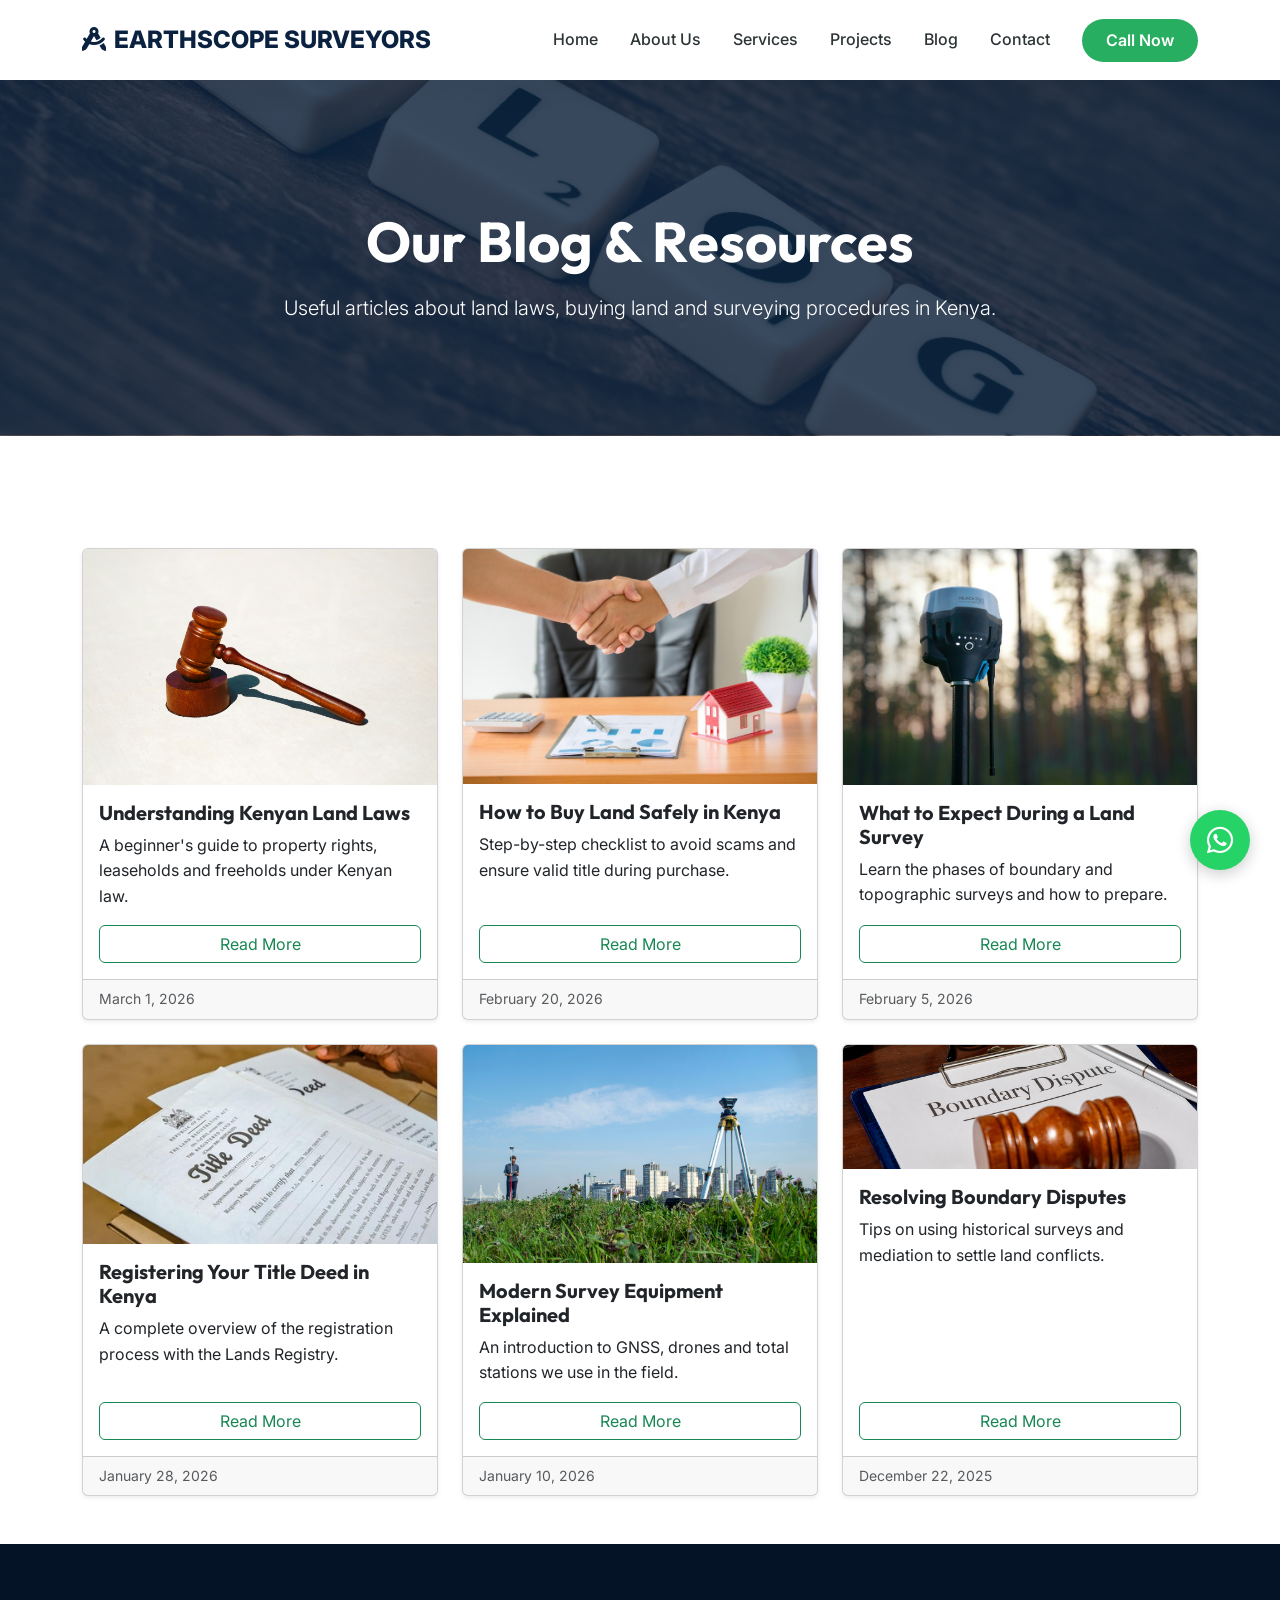
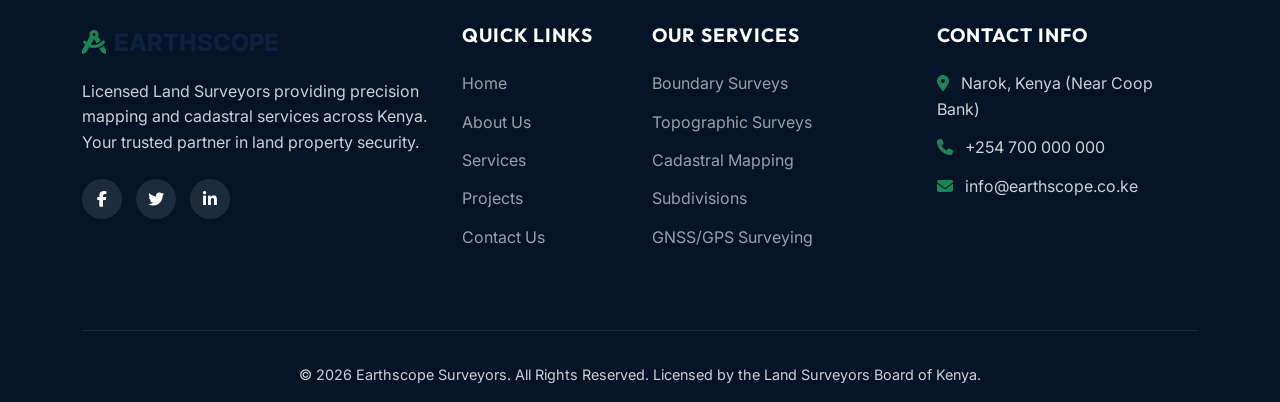
<file: blog.html>
<!DOCTYPE html>
<html lang="en">

<head>
    <meta charset="UTF-8">
    <meta name="viewport" content="width=device-width, initial-scale=1.0">
    <title>Blog | Earthscope Surveyors - Insights on Kenyan Land</title>
    <meta name="description" content="Articles about land laws, buying land tips and surveying guidance in Kenya from Earthscope Surveyors.">

    <!-- Bootstrap 5 CSS CDN -->
    <link href="https://cdn.jsdelivr.net/npm/bootstrap@5.3.0/dist/css/bootstrap.min.css" rel="stylesheet">
    <!-- AOS Library CSS -->
    <link href="https://unpkg.com/aos@2.3.1/dist/aos.css" rel="stylesheet">
    <!-- Font Awesome for Icons -->
    <link rel="stylesheet" href="https://cdnjs.cloudflare.com/ajax/libs/font-awesome/6.4.0/css/all.min.css">
    <!-- Custom CSS -->
    <link rel="stylesheet" href="css/style.css">
</head>

<body>
    <!-- Navbar -->
    <nav class="navbar navbar-expand-lg sticky-top">
        <div class="container">
            <a class="navbar-brand" href="index.html">
                <i class="fa-solid fa-compass-drafting me-2"></i>EARTHSCOPE SURVEYORS
            </a>
            <button class="navbar-toggler" type="button" data-bs-toggle="collapse" data-bs-target="#navbarNav">
                <span class="navbar-toggler-icon"></span>
            </button>
            <div class="collapse navbar-collapse" id="navbarNav">
                <ul class="navbar-nav ms-auto align-items-center">
                    <li class="nav-item"><a class="nav-link" href="index.html">Home</a></li>
                    <li class="nav-item"><a class="nav-link" href="about.html">About Us</a></li>
                    <li class="nav-item"><a class="nav-link" href="services.html">Services</a></li>
                    <li class="nav-item"><a class="nav-link" href="projects.html">Projects</a></li>
                    <li class="nav-item"><a class="nav-link active" href="blog.html">Blog</a></li>
                    <li class="nav-item"><a class="nav-link" href="contact.html">Contact</a></li>
                    <li class="nav-item ms-lg-3">
                        <a href="tel:+254700000000" class="btn btn-cta">Call Now</a>
                    </li>
                </ul>
            </div>
        </div>
    </nav>

    <!-- Page Header -->
    <header class="page-header blog-banner">
        <div class="container">
            <h1 data-aos="fade-down">Our Blog &amp; Resources</h1>
            <p class="lead" data-aos="fade-up">Useful articles about land laws, buying land and surveying procedures in Kenya.</p>
        </div>
    </header>

    <!-- Blog Listing -->
    <section class="py-5">
        <div class="container">
            <div class="row g-4">
                <!-- Post 1 -->
                <div class="col-md-6 col-lg-4" data-aos="fade-up">
                    <div class="card h-100 shadow-sm">
                        <img src="./assets/img/land-blog.jpg" class="card-img-top" alt="land-law">
                        <div class="card-body d-flex flex-column">
                            <h5 class="card-title">Understanding Kenyan Land Laws</h5>
                            <p class="card-text">A beginner's guide to property rights, leaseholds and freeholds under Kenyan law.</p>
                            <a href="#" class="mt-auto btn btn-outline-success">Read More</a>
                        </div>
                        <div class="card-footer text-muted small">March 1, 2026</div>
                    </div>
                </div>
                <!-- Post 2 -->
                <div class="col-md-6 col-lg-4" data-aos="fade-up" data-aos-delay="100">
                    <div class="card h-100 shadow-sm">
                        <img src="./assets/img/land-transfer.jpg" class="card-img-top" alt="buying-land">
                        <div class="card-body d-flex flex-column">
                            <h5 class="card-title">How to Buy Land Safely in Kenya</h5>
                            <p class="card-text">Step-by-step checklist to avoid scams and ensure valid title during purchase.</p>
                            <a href="#" class="mt-auto btn btn-outline-success">Read More</a>
                        </div>
                        <div class="card-footer text-muted small">February 20, 2026</div>
                    </div>
                </div>
                <!-- Post 3 -->
                <div class="col-md-6 col-lg-4" data-aos="fade-up" data-aos-delay="200">
                    <div class="card h-100 shadow-sm">
                        <img src="./assets/img/survey1 (4).jpg" class="card-img-top" alt="survey-process">
                        <div class="card-body d-flex flex-column">
                            <h5 class="card-title">What to Expect During a Land Survey</h5>
                            <p class="card-text">Learn the phases of boundary and topographic surveys and how to prepare.</p>
                            <a href="#" class="mt-auto btn btn-outline-success">Read More</a>
                        </div>
                        <div class="card-footer text-muted small">February 5, 2026</div>
                    </div>
                </div>
                <!-- Post 4 -->
                <div class="col-md-6 col-lg-4" data-aos="fade-up">
                    <div class="card h-100 shadow-sm">
                        <img src="./assets/img/title-deed.jpg" class="card-img-top" alt="title-registration">
                        <div class="card-body d-flex flex-column">
                            <h5 class="card-title">Registering Your Title Deed in Kenya</h5>
                            <p class="card-text">A complete overview of the registration process with the Lands Registry.</p>
                            <a href="#" class="mt-auto btn btn-outline-success">Read More</a>
                        </div>
                        <div class="card-footer text-muted small">January 28, 2026</div>
                    </div>
                </div>
                <!-- Post 5 -->
                <div class="col-md-6 col-lg-4" data-aos="fade-up" data-aos-delay="100">
                    <div class="card h-100 shadow-sm">
                        <img src="./assets/img/survey2.jpg" class="card-img-top" alt="survey-equipment">
                        <div class="card-body d-flex flex-column">
                            <h5 class="card-title">Modern Survey Equipment Explained</h5>
                            <p class="card-text">An introduction to GNSS, drones and total stations we use in the field.</p>
                            <a href="#" class="mt-auto btn btn-outline-success">Read More</a>
                        </div>
                        <div class="card-footer text-muted small">January 10, 2026</div>
                    </div>
                </div>
                <!-- Post 6 -->
                <div class="col-md-6 col-lg-4" data-aos="fade-up" data-aos-delay="200">
                    <div class="card h-100 shadow-sm">
                        <img src="./assets/img/boundary-dispute.png" class="card-img-top" alt="boundary-dispute">
                        <div class="card-body d-flex flex-column">
                            <h5 class="card-title">Resolving Boundary Disputes</h5>
                            <p class="card-text">Tips on using historical surveys and mediation to settle land conflicts.</p>
                            <a href="#" class="mt-auto btn btn-outline-success">Read More</a>
                        </div>
                        <div class="card-footer text-muted small">December 22, 2025</div>
                    </div>
                </div>
            </div>
        </div>
    </section>

    <!-- Footer (reuse from index) -->
    <footer class="footer">
        <div class="container">
            <div class="row g-4">
                <div class="col-lg-4 col-md-6">
                    <a class="navbar-brand text-white mb-3 d-block" href="index.html">
                        <i class="fa-solid fa-compass-drafting me-2 text-success"></i>EARTHSCOPE
                    </a>
                    <p>Licensed Land Surveyors providing precision mapping and cadastral services across Kenya. Your
                        trusted partner in land property security.</p>
                    <div class="footer-social mt-4">
                        <a href="#"><i class="fa-brands fa-facebook-f"></i></a>
                        <a href="#"><i class="fa-brands fa-twitter"></i></a>
                        <a href="#"><i class="fa-brands fa-linkedin-in"></i></a>
                    </div>
                </div>
                <div class="col-lg-2 col-md-6 col-6">
                    <h4>Quick Links</h4>
                    <ul class="footer-links">
                        <li><a href="index.html">Home</a></li>
                        <li><a href="about.html">About Us</a></li>
                        <li><a href="services.html">Services</a></li>
                        <li><a href="projects.html">Projects</a></li>
                        <li><a href="contact.html">Contact Us</a></li>
                    </ul>
                </div>
                <div class="col-lg-3 col-md-6 col-6">
                    <h4>Our Services</h4>
                    <ul class="footer-links">
                        <li><a href="services.html">Boundary Surveys</a></li>
                        <li><a href="services.html">Topographic Surveys</a></li>
                        <li><a href="services.html">Cadastral Mapping</a></li>
                        <li><a href="services.html">Subdivisions</a></li>
                        <li><a href="services.html">GNSS/GPS Surveying</a></li>
                    </ul>
                </div>
                <div class="col-lg-3 col-md-6">
                    <h4>Contact Info</h4>
                    <ul class="footer-links">
                        <li><i class="fa-solid fa-location-dot me-2 text-success"></i> Narok, Kenya (Near Coop Bank)
                        </li>
                        <li><i class="fa-solid fa-phone me-2 text-success"></i> +254 700 000 000</li>
                        <li><i class="fa-solid fa-envelope me-2 text-success"></i> info@earthscope.co.ke</li>
                    </ul>
                </div>
            </div>
            <div class="footer-bottom text-center">
                <p class="mb-0">&copy; 2026 Earthscope Surveyors. All Rights Reserved. Licensed by the Land Surveyors
                    Board of Kenya.</p>
            </div>
        </div>
    </footer>
    
     <!-- Floating WhatsApp Button -->
    <a href="https://wa.me/254700000000" class="whatsapp-btn" target="_blank">
        <i class="fa-brands fa-whatsapp"></i>
    </a>

    <!-- Scripts -->
    <script src="https://cdn.jsdelivr.net/npm/bootstrap@5.3.0/dist/js/bootstrap.bundle.min.js"></script>
    <script src="https://unpkg.com/aos@2.3.1/dist/aos.js"></script>
    <script src="js/main.js"></script>
</body>

</html>
</file>
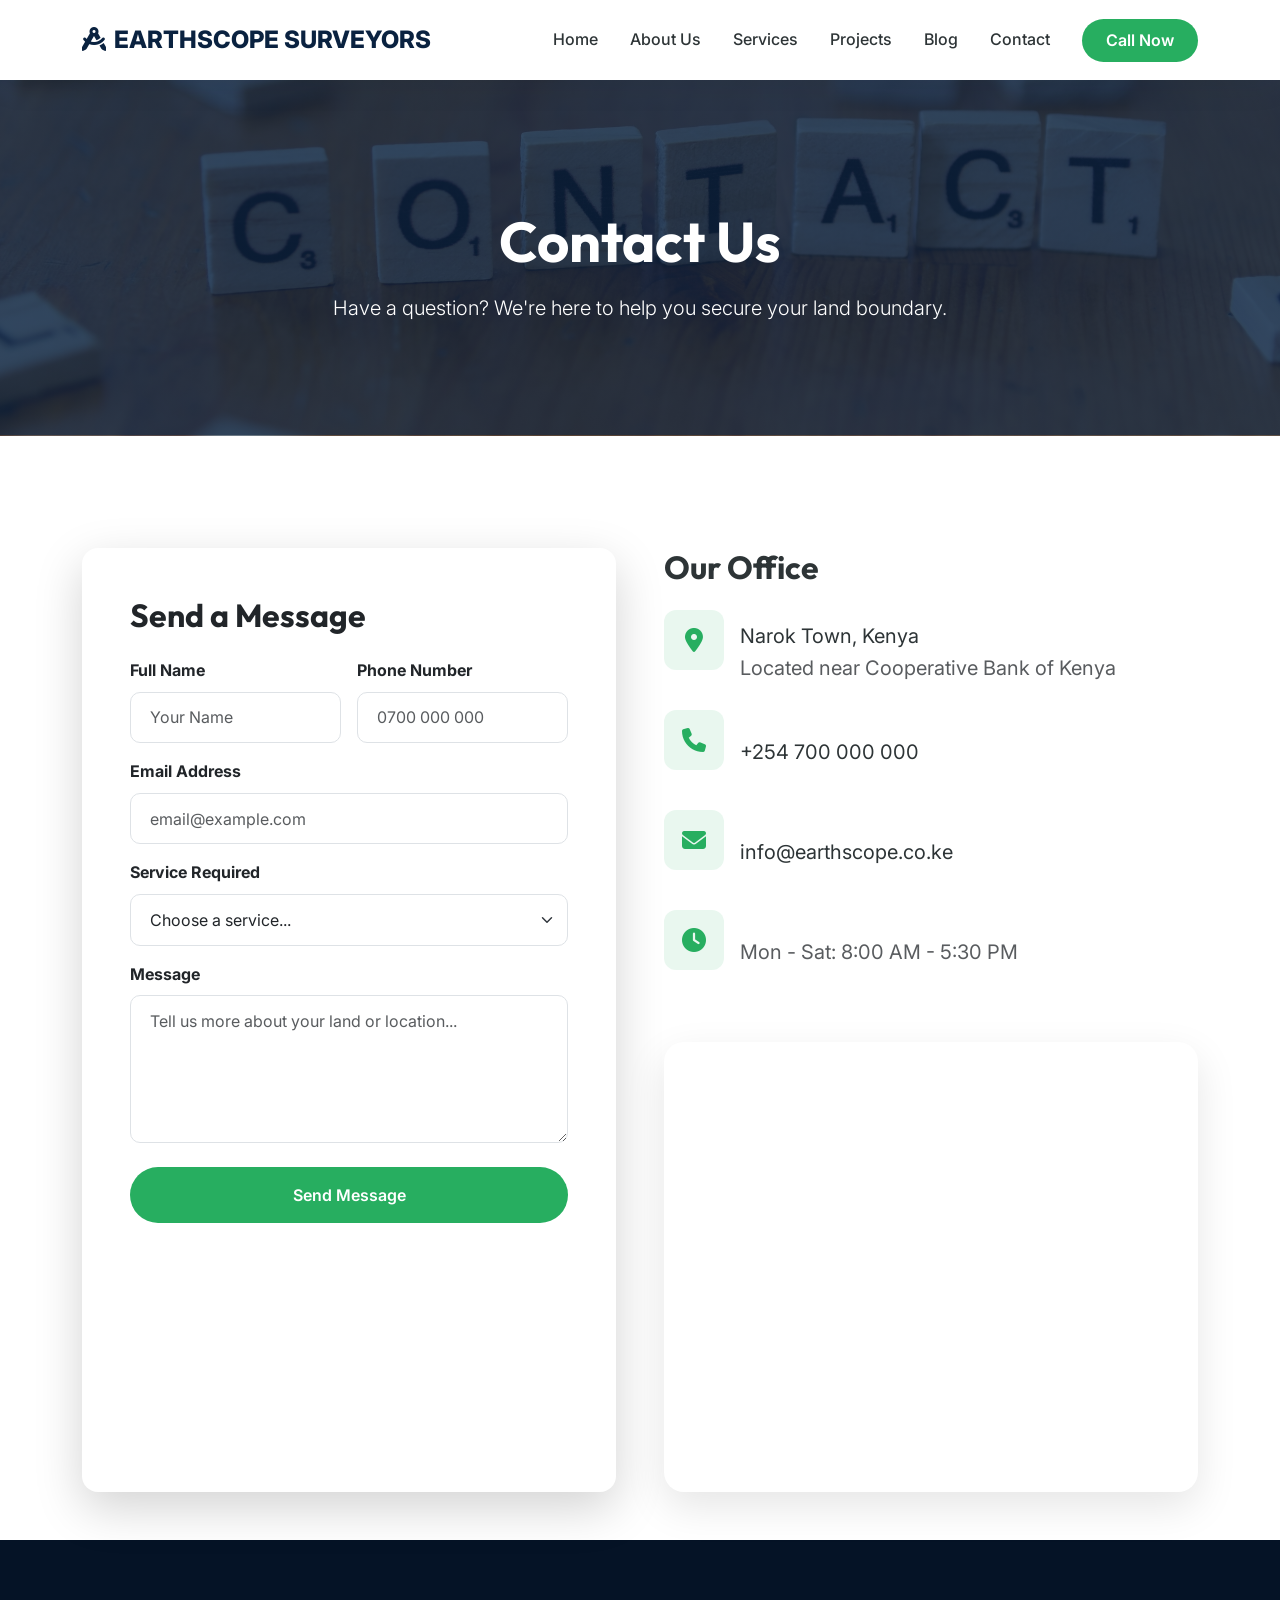
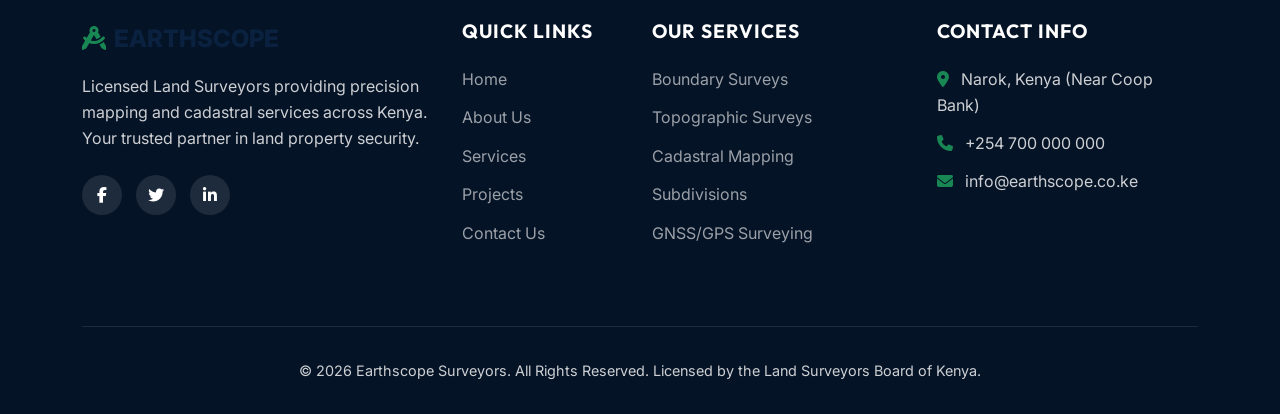
<file: contact.html>
<!DOCTYPE html>
<html lang="en">

<head>
    <meta charset="UTF-8">
    <meta name="viewport" content="width=device-width, initial-scale=1.0">
    <title>Contact Us | Earthscope Surveyors - Get Your Land Surveyed Today</title>
    <meta name="description"
        content="Contact Earthscope Surveyors in Narok, Kenya. Find us near Cooperative Bank, or request a quote for your next land survey project online.">

    <!-- Bootstrap 5 CSS CDN -->
    <link href="https://cdn.jsdelivr.net/npm/bootstrap@5.3.0/dist/css/bootstrap.min.css" rel="stylesheet">
    <!-- AOS Library CSS -->
    <link href="https://unpkg.com/aos@2.3.1/dist/aos.css" rel="stylesheet">
    <!-- Font Awesome for Icons -->
    <link rel="stylesheet" href="https://cdnjs.cloudflare.com/ajax/libs/font-awesome/6.4.0/css/all.min.css">
    <!-- Custom CSS -->
    <link rel="stylesheet" href="css/style.css">
</head>

<body>

    <!-- Navbar -->
    <nav class="navbar navbar-expand-lg sticky-top">
        <div class="container">
            <a class="navbar-brand" href="index.html">
                <i class="fa-solid fa-compass-drafting me-2"></i>EARTHSCOPE SURVEYORS
            </a>
            <button class="navbar-toggler" type="button" data-bs-toggle="collapse" data-bs-target="#navbarNav">
                <span class="navbar-toggler-icon"></span>
            </button>
            <div class="collapse navbar-collapse" id="navbarNav">
                <ul class="navbar-nav ms-auto align-items-center">
                    <li class="nav-item"><a class="nav-link" href="index.html">Home</a></li>
                    <li class="nav-item"><a class="nav-link" href="about.html">About Us</a></li>
                    <li class="nav-item"><a class="nav-link" href="services.html">Services</a></li>
                    <li class="nav-item"><a class="nav-link" href="projects.html">Projects</a></li>                    <li class="nav-item"><a class="nav-link" href="blog.html">Blog</a></li>                    <li class="nav-item"><a class="nav-link active" href="contact.html">Contact</a></li>
                    <li class="nav-item ms-lg-3">
                        <a href="tel:+254700000000" class="btn btn-cta">Call Now</a>
                    </li>
                </ul>
            </div>
        </div>
    </nav>

    <!-- Page Header -->
    <header class="page-header contact-banner">
        <div class="container">
            <h1 data-aos="fade-down">Contact Us</h1>
            <p class="lead" data-aos="fade-up">Have a question? We're here to help you secure your land boundary.</p>
        </div>
    </header>

    <!-- Contact Details & Map -->
    <section class="py-5">
        <div class="container">
            <div class="row g-5">
                <!-- Contact Form -->
                <div class="col-lg-6" data-aos="fade-right">
                    <div class="card border-0 shadow-lg p-4 p-md-5 rounded-4 h-100">
                        <h2 class="mb-4">Send a Message</h2>
                        <form action="https://formspree.io/f/YOUR_FORM_ID" method="POST" id="contactUsPageForm">
                            <div class="row g-3">
                                <div class="col-md-6">
                                    <label class="form-label fw-bold">Full Name</label>
                                    <input type="text" name="name" class="form-control" placeholder="Your Name"
                                        required>
                                </div>
                                <div class="col-md-6">
                                    <label class="form-label fw-bold">Phone Number</label>
                                    <input type="tel" name="phone" class="form-control" placeholder="0700 000 000"
                                        required>
                                </div>
                                <div class="col-12">
                                    <label class="form-label fw-bold">Email Address</label>
                                    <input type="email" name="email" class="form-control"
                                        placeholder="email@example.com" required>
                                </div>
                                <div class="col-12">
                                    <label class="form-label fw-bold">Service Required</label>
                                    <select name="service" class="form-select form-control" required>
                                        <option value="" selected disabled>Choose a service...</option>
                                        <option value="Boundary Survey">Boundary Survey</option>
                                        <option value="Topographic Mapping">Topographic Mapping</option>
                                        <option value="Cadastral Survey">Cadastral Survey</option>
                                        <option value="Subdivision">Subdivision</option>
                                        <option value="Other">Other Inquiry</option>
                                    </select>
                                </div>
                                <div class="col-12">
                                    <label class="form-label fw-bold">Message</label>
                                    <textarea name="message" class="form-control" rows="5"
                                        placeholder="Tell us more about your land or location..." required></textarea>
                                </div>
                                <div class="col-12">
                                    <button type="submit" class="btn btn-cta w-100 py-3 mt-2">Send Message</button>
                                </div>
                            </div>
                        </form>
                    </div>
                </div>

                <!-- Contact Info & Map -->
                <div class="col-lg-6" data-aos="fade-left">
                    <div class="mb-5">
                        <h2 class="mb-4">Our Office</h2>
                        <div class="d-flex align-items-center mb-3">
                            <div class="service-icon me-3"><i class="fa-solid fa-location-dot"></i></div>
                            <p class="mb-0 fs-5">Narok Town, Kenya<br><span class="text-muted">Located near Cooperative
                                    Bank of Kenya</span></p>
                        </div>
                        <div class="d-flex align-items-center mb-3">
                            <div class="service-icon me-3"><i class="fa-solid fa-phone"></i></div>
                            <p class="mb-0 fs-5">+254 700 000 000</p>
                        </div>
                        <div class="d-flex align-items-center mb-3">
                            <div class="service-icon me-3"><i class="fa-solid fa-envelope"></i></div>
                            <p class="mb-0 fs-5">info@earthscope.co.ke</p>
                        </div>
                        <div class="d-flex align-items-center">
                            <div class="service-icon me-3"><i class="fa-solid fa-clock"></i></div>
                            <p class="mb-0 fs-5 text-muted">Mon - Sat: 8:00 AM - 5:30 PM</p>
                        </div>
                    </div>

                    <!-- Google Maps Embed centered on Narok Coop Bank -->
                    <div class="map-container">
                        <iframe
                            src="https://www.google.com/maps/embed?pb=!1m18!1m12!1m3!1d15957.382024479383!2d35.86047587123996!3d-1.086745179244243!2m3!1f0!2f0!3f0!3m2!1i1024!2i768!4f13.1!3m3!1m2!1s0x182c0352ef5638a1%3A0xe5a3c18080922f51!2sCo-operative%20Bank%20of%20Kenya%20Home%20-%20Narok!5e0!3m2!1sen!2ske!4v1709400000000!5m2!1sen!2ske"
                            width="100%" height="100%" style="border:0;" allowfullscreen="" loading="lazy"></iframe>
                    </div>
                </div>
            </div>
        </div>
    </section>

    <!-- Footer -->
    <footer class="footer">
        <div class="container">
            <div class="row g-4">
                <div class="col-lg-4 col-md-6">
                    <a class="navbar-brand text-white mb-3 d-block" href="index.html">
                        <i class="fa-solid fa-compass-drafting me-2 text-success"></i>EARTHSCOPE
                    </a>
                    <p>Licensed Land Surveyors providing precision mapping and cadastral services across Kenya. Your
                        trusted partner in land property security.</p>
                    <div class="footer-social mt-4">
                        <a href="#"><i class="fa-brands fa-facebook-f"></i></a>
                        <a href="#"><i class="fa-brands fa-twitter"></i></a>
                        <a href="#"><i class="fa-brands fa-linkedin-in"></i></a>
                    </div>
                </div>
                <div class="col-lg-2 col-md-6 col-6">
                    <h4>Quick Links</h4>
                    <ul class="footer-links">
                        <li><a href="index.html">Home</a></li>
                        <li><a href="about.html">About Us</a></li>
                        <li><a href="services.html">Services</a></li>
                        <li><a href="projects.html">Projects</a></li>
                        <li><a href="contact.html">Contact Us</a></li>
                    </ul>
                </div>
                <div class="col-lg-3 col-md-6 col-6">
                    <h4>Our Services</h4>
                    <ul class="footer-links">
                        <li><a href="services.html">Boundary Surveys</a></li>
                        <li><a href="services.html">Topographic Surveys</a></li>
                        <li><a href="services.html">Cadastral Mapping</a></li>
                        <li><a href="services.html">Subdivisions</a></li>
                        <li><a href="services.html">GNSS/GPS Surveying</a></li>
                    </ul>
                </div>
                <div class="col-lg-3 col-md-6">
                    <h4>Contact Info</h4>
                    <ul class="footer-links">
                        <li><i class="fa-solid fa-location-dot me-2 text-success"></i> Narok, Kenya (Near Coop Bank)
                        </li>
                        <li><i class="fa-solid fa-phone me-2 text-success"></i> +254 700 000 000</li>
                        <li><i class="fa-solid fa-envelope me-2 text-success"></i> info@earthscope.co.ke</li>
                    </ul>
                </div>
            </div>
            <div class="footer-bottom text-center">
                <p class="mb-0">&copy; 2026 Earthscope Surveyors. All Rights Reserved. Licensed by the Land Surveyors
                    Board of Kenya.</p>
            </div>
        </div>
    </footer>

    <!-- Scripts -->
    <script src="https://cdn.jsdelivr.net/npm/bootstrap@5.3.0/dist/js/bootstrap.bundle.min.js"></script>
    <script src="https://unpkg.com/aos@2.3.1/dist/aos.js"></script>
    <script src="js/main.js"></script>
</body>

</html>
</file>
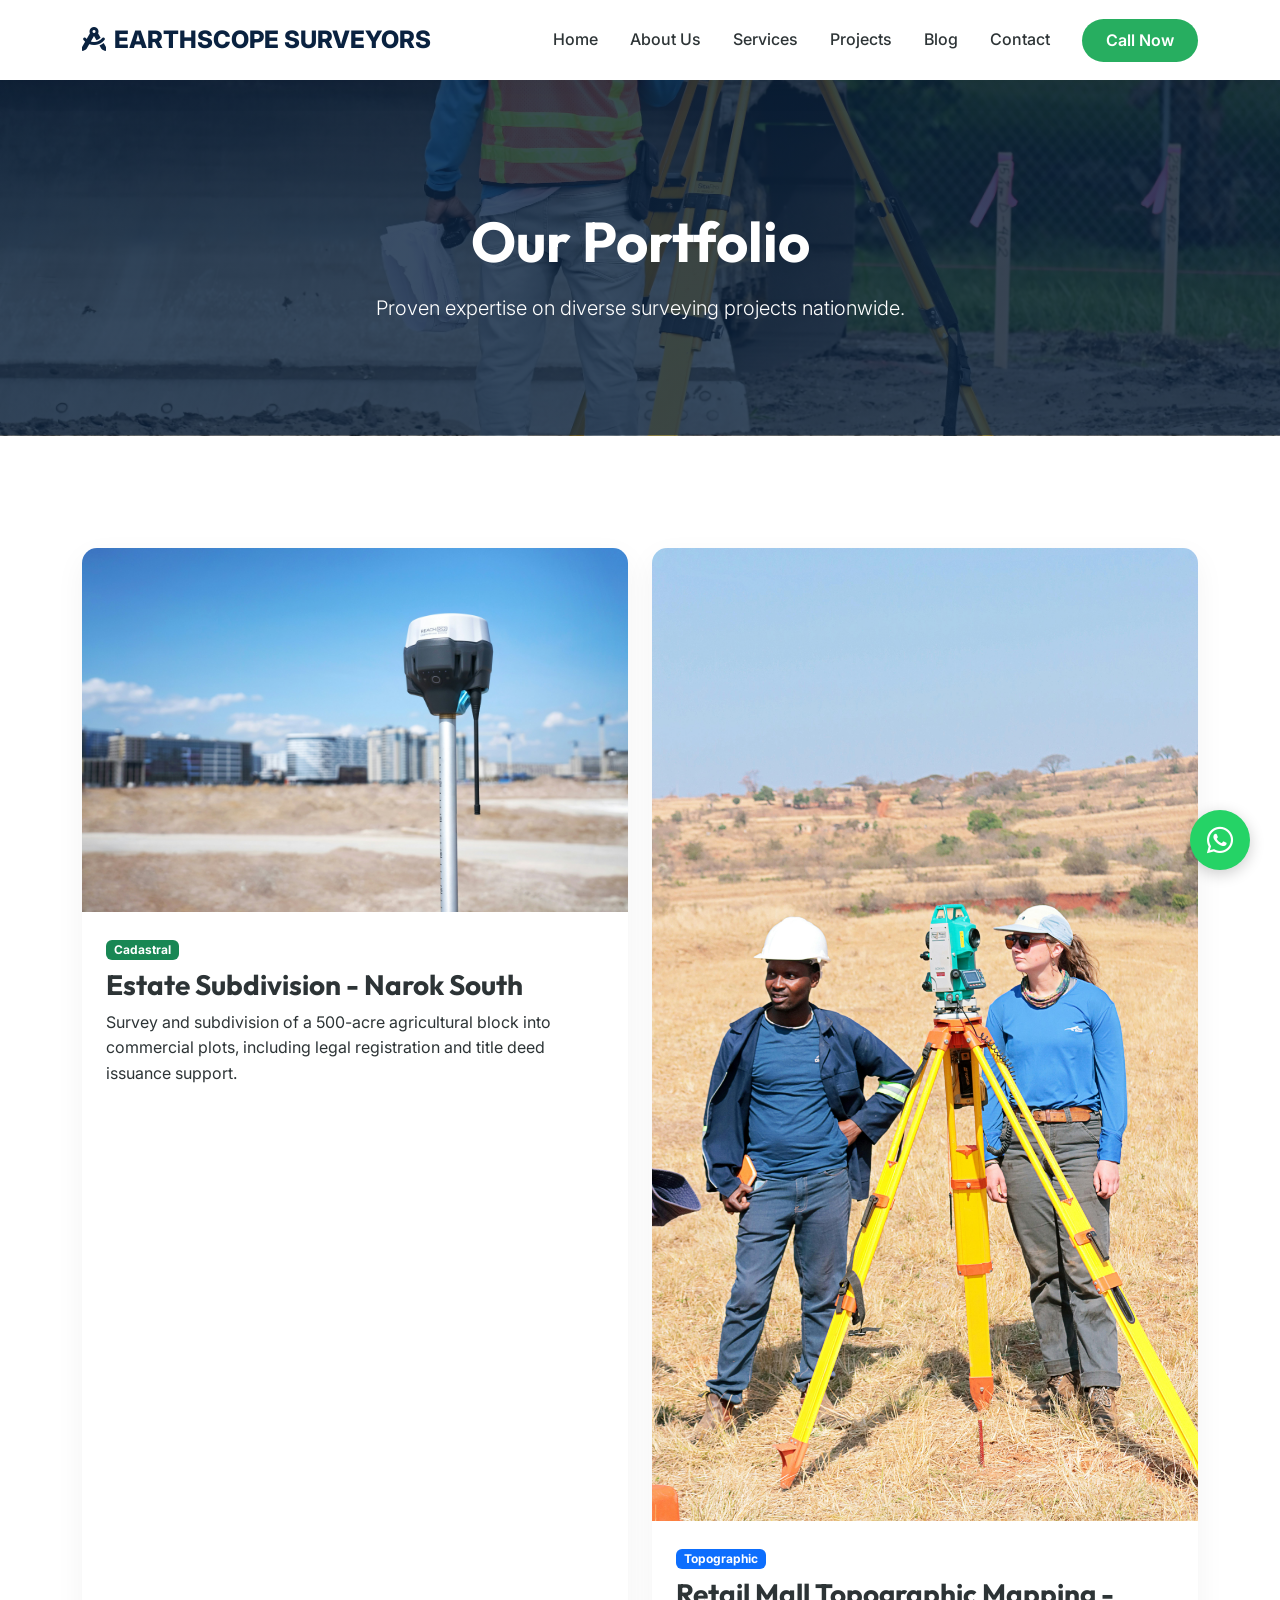
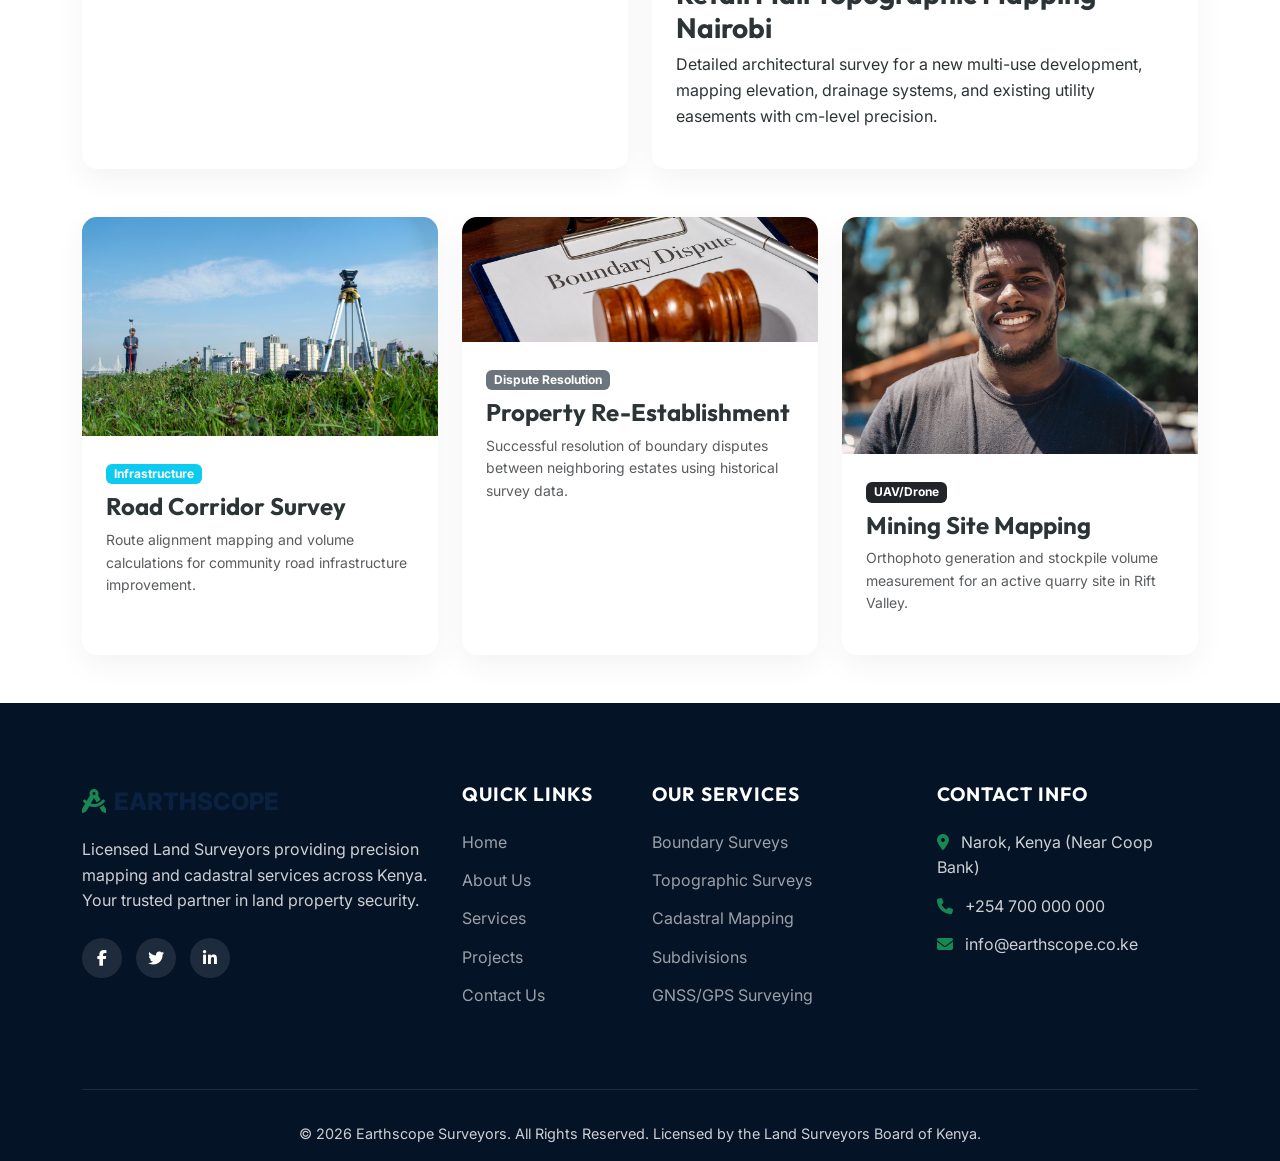
<file: projects.html>
<!DOCTYPE html>
<html lang="en">

<head>
    <meta charset="UTF-8">
    <meta name="viewport" content="width=device-width, initial-scale=1.0">
    <title>Our Projects | Earthscope Surveyors - Case Studies and Portfolio</title>
    <meta name="description"
        content="View our portfolio of successful surveying projects across Kenya, from large estate subdivisions to urban architectural mapping.">

    <!-- Bootstrap 5 CSS CDN -->
    <link href="https://cdn.jsdelivr.net/npm/bootstrap@5.3.0/dist/css/bootstrap.min.css" rel="stylesheet">
    <!-- AOS Library CSS -->
    <link href="https://unpkg.com/aos@2.3.1/dist/aos.css" rel="stylesheet">
    <!-- Font Awesome for Icons -->
    <link rel="stylesheet" href="https://cdnjs.cloudflare.com/ajax/libs/font-awesome/6.4.0/css/all.min.css">
    <!-- Custom CSS -->
    <link rel="stylesheet" href="css/style.css">
</head>

<body>

    <!-- Navbar -->
    <nav class="navbar navbar-expand-lg sticky-top">
        <div class="container">
            <a class="navbar-brand" href="index.html">
                <i class="fa-solid fa-compass-drafting me-2"></i>EARTHSCOPE SURVEYORS
            </a>
            <button class="navbar-toggler" type="button" data-bs-toggle="collapse" data-bs-target="#navbarNav">
                <span class="navbar-toggler-icon"></span>
            </button>
            <div class="collapse navbar-collapse" id="navbarNav">
                <ul class="navbar-nav ms-auto align-items-center">
                    <li class="nav-item"><a class="nav-link" href="index.html">Home</a></li>
                    <li class="nav-item"><a class="nav-link" href="about.html">About Us</a></li>
                    <li class="nav-item"><a class="nav-link" href="services.html">Services</a></li>
                    <li class="nav-item"><a class="nav-link active" href="projects.html">Projects</a></li>
                    <li class="nav-item"><a class="nav-link" href="blog.html">Blog</a></li>
                    <li class="nav-item"><a class="nav-link" href="contact.html">Contact</a></li>
                    <li class="nav-item ms-lg-3">
                        <a href="tel:+254700000000" class="btn btn-cta">Call Now</a>
                    </li>
                </ul>
            </div>
        </div>
    </nav>

    <!-- Page Header -->
    <header class="page-header portfolio-banner d-flex align-items-center">
        <div class="container">
            <h1 data-aos="fade-down">Our Portfolio</h1>
            <p class="lead" data-aos="fade-up">Proven expertise on diverse surveying projects nationwide.</p>
        </div>
    </header>

    <!-- Project Gallery -->
    <section class="py-5">
        <div class="container">
            <div class="row g-4">
                <div class="col-lg-6 mb-4" data-aos="zoom-in">
                    <div class="service-card p-0 overflow-hidden">
                        <img src="./assets/img/survey1 (3).jpg" class="img-fluid w-100" alt="Subdivision Project">
                        <div class="p-4">
                            <span class="badge bg-success mb-2">Cadastral</span>
                            <h3>Estate Subdivision - Narok South</h3>
                            <p>Survey and subdivision of a 500-acre agricultural block into commercial plots, including
                                legal registration and title deed issuance support.</p>
                        </div>
                    </div>
                </div>
                <div class="col-lg-6 mb-4" data-aos="zoom-in" data-aos-delay="200">
                    <div class="service-card p-0 overflow-hidden">
                        <img src="./assets/img/field-work.jpg" class="img-fluid w-100" alt="Urban Mapping Project">
                        <div class="p-4">
                            <span class="badge bg-primary mb-2">Topographic</span>
                            <h3>Retail Mall Topographic Mapping - Nairobi</h3>
                            <p>Detailed architectural survey for a new multi-use development, mapping elevation,
                                drainage systems, and existing utility easements with cm-level precision.</p>
                        </div>
                    </div>
                </div>
                <!-- Additional Portfolio Placeholders -->
                <div class="col-md-4" data-aos="zoom-in" data-aos-delay="300">
                    <div class="service-card p-0 overflow-hidden">
                        <img src="./assets/img/survey2.jpg" class="img-fluid w-100" alt="Road Corridor Survey">
                        <div class="p-4">
                            <span class="badge bg-info mb-2">Infrastructure</span>
                            <h4>Road Corridor Survey</h4>
                            <p class="text-muted small">Route alignment mapping and volume calculations for community road
                                infrastructure improvement.</p>
                        </div>
                    </div>
                </div>
                <div class="col-md-4" data-aos="zoom-in" data-aos-delay="400">
                    <div class="service-card p-0 overflow-hidden">
                        <img src="./assets/img/boundary-dispute.png" class="img-fluid w-100" alt="Property Re-Establishment">
                        <div class="p-4">
                            <span class="badge bg-secondary mb-2">Dispute Resolution</span>
                            <h4>Property Re-Establishment</h4>
                            <p class="text-muted small">Successful resolution of boundary disputes between neighboring
                                estates using historical survey data.</p>
                        </div>
                    </div>
                </div>
                <div class="col-md-4" data-aos="zoom-in" data-aos-delay="500">
                    <div class="service-card p-0 overflow-hidden">
                        <img src="./assets/img/elizeu-dias-2EGNqazbAMk-unsplash.jpg" class="img-fluid w-100" alt="Mining Site Mapping">
                        <div class="p-4">
                            <span class="badge bg-dark mb-2">UAV/Drone</span>
                            <h4>Mining Site Mapping</h4>
                            <p class="text-muted small">Orthophoto generation and stockpile volume measurement for an active
                                quarry site in Rift Valley.</p>
                        </div>
                    </div>
                </div>
            </div>
        </div>
    </section>

    <!-- Footer -->
    <footer class="footer">
        <div class="container">
            <div class="row g-4">
                <div class="col-lg-4 col-md-6">
                    <a class="navbar-brand text-white mb-3 d-block" href="index.html">
                        <i class="fa-solid fa-compass-drafting me-2 text-success"></i>EARTHSCOPE
                    </a>
                    <p>Licensed Land Surveyors providing precision mapping and cadastral services across Kenya. Your
                        trusted partner in land property security.</p>
                    <div class="footer-social mt-4">
                        <a href="#"><i class="fa-brands fa-facebook-f"></i></a>
                        <a href="#"><i class="fa-brands fa-twitter"></i></a>
                        <a href="#"><i class="fa-brands fa-linkedin-in"></i></a>
                    </div>
                </div>
                <div class="col-lg-2 col-md-6 col-6">
                    <h4>Quick Links</h4>
                    <ul class="footer-links">
                        <li><a href="index.html">Home</a></li>
                        <li><a href="about.html">About Us</a></li>
                        <li><a href="services.html">Services</a></li>
                        <li><a href="projects.html">Projects</a></li>
                        <li><a href="contact.html">Contact Us</a></li>
                    </ul>
                </div>
                <div class="col-lg-3 col-md-6 col-6">
                    <h4>Our Services</h4>
                    <ul class="footer-links">
                        <li><a href="services.html">Boundary Surveys</a></li>
                        <li><a href="services.html">Topographic Surveys</a></li>
                        <li><a href="services.html">Cadastral Mapping</a></li>
                        <li><a href="services.html">Subdivisions</a></li>
                        <li><a href="services.html">GNSS/GPS Surveying</a></li>
                    </ul>
                </div>
                <div class="col-lg-3 col-md-6">
                    <h4>Contact Info</h4>
                    <ul class="footer-links">
                        <li><i class="fa-solid fa-location-dot me-2 text-success"></i> Narok, Kenya (Near Coop Bank)
                        </li>
                        <li><i class="fa-solid fa-phone me-2 text-success"></i> +254 700 000 000</li>
                        <li><i class="fa-solid fa-envelope me-2 text-success"></i> info@earthscope.co.ke</li>
                    </ul>
                </div>
            </div>
            <div class="footer-bottom text-center">
                <p class="mb-0">&copy; 2026 Earthscope Surveyors. All Rights Reserved. Licensed by the Land Surveyors
                    Board of Kenya.</p>
            </div>
        </div>
    </footer>

     <!-- Floating WhatsApp Button -->
    <a href="https://wa.me/254700000000" class="whatsapp-btn" target="_blank">
        <i class="fa-brands fa-whatsapp"></i>
    </a>

    <!-- Scripts -->
    <script src="https://cdn.jsdelivr.net/npm/bootstrap@5.3.0/dist/js/bootstrap.bundle.min.js"></script>
    <script src="https://unpkg.com/aos@2.3.1/dist/aos.js"></script>
    <script src="js/main.js"></script>
</body>

</html>
</file>
<file: css/style.css>
/* 
  Project: Professional Land Surveyor Website
  Description: Custom styles for a Kenyan Land Surveying Firm
  Author: Antigravity
*/

/* --- Google Fonts --- */
@import url('https://fonts.googleapis.com/css2?family=Inter:wght@300;400;500;600;700;800&family=Outfit:wght@400;600;700&display=swap');

:root {
    --primary-color: #0A2240;
    /* Deep Blue */
    --secondary-color: #1a3c6d;
    --accent-color: #27ae60;
    /* Emerald Green */
    --text-dark: #2d3436;
    --text-light: #636e72;
    --bg-light: #f8f9fa;
    --white: #ffffff;
    --transition-smooth: all 0.3s cubic-bezier(0.4, 0, 0.2, 1);
    --shadow-soft: 0 10px 30px rgba(0, 0, 0, 0.05);
    --shadow-medium: 0 15px 40px rgba(0, 0, 0, 0.1);
}

/* --- Base Styles --- */
body {
    font-family: 'Inter', sans-serif;
    color: var(--text-dark);
    line-height: 1.6;
    overflow-x: hidden;
}

h1,
h2,
h3,
h4,
h5,
h6 {
    font-family: 'Outfit', sans-serif;
    font-weight: 700;
}

a {
    text-decoration: none;
    transition: var(--transition-smooth);
}

/* --- Navbar --- */
.navbar {
    padding: 1rem 0;
    transition: var(--transition-smooth);
    background: var(--white);
    box-shadow: var(--shadow-soft);
}

.navbar-brand {
    font-size: 1.5rem;
    font-weight: 800;
    color: var(--primary-color) !important;
}

.nav-link {
    font-weight: 500;
    color: var(--text-dark) !important;
    margin: 0 0.5rem;
}

.nav-link:hover {
    color: var(--accent-color) !important;
}

.btn-cta {
    background-color: var(--accent-color);
    color: var(--white);
    border-radius: 50px;
    padding: 0.6rem 1.5rem;
    font-weight: 600;
    border: none;
    transition: var(--transition-smooth);
}

.btn-cta:hover {
    background-color: #219150;
    transform: translateY(-2px);
    box-shadow: 0 5px 15px rgba(39, 174, 96, 0.3);
    color: var(--white);
}

/* --- Hero Section --- */
.hero {
    position: relative;
    height: 100vh;
    min-height: 600px;
    display: flex;
    align-items: center;
    background-size: cover;
    background-position: center;
    background-repeat: no-repeat;
    color: var(--white);
}

.hero-overlay {
    position: absolute;
    top: 0;
    left: 0;
    width: 100%;
    height: 100%;
    background: linear-gradient(rgba(10, 34, 64, 0.8), rgba(10, 34, 64, 0.5));
}

.hero-content {
    position: relative;
    z-index: 1;
}

.hero h1 {
    font-size: clamp(2.5rem, 5vw, 4rem);
    margin-bottom: 1.5rem;
    animation: fadeInUp 1s ease-out;
}

.hero p {
    font-size: 1.25rem;
    margin-bottom: 2.5rem;
    opacity: 0.9;
    max-width: 700px;
    animation: fadeInUp 1s ease-out 0.2s backwards;
}

.hero-btns {
    animation: fadeInUp 1s ease-out 0.4s backwards;
}

@keyframes fadeInUp {
    from {
        opacity: 0;
        transform: translateY(30px);
    }

    to {
        opacity: 1;
        transform: translateY(0);
    }
}

/* --- Card Flip Animation --- */
@keyframes cardFlip {
    0% {
        transform: rotateY(0deg) rotateX(0deg) translateY(0px);
    }
    50% {
        transform: rotateY(15deg) rotateX(-8deg) translateY(-10px);
    }
    100% {
        transform: rotateY(-5deg) rotateX(-3deg) translateY(-8px);
    }
}

/* --- Stats Section --- */
.stats-card {
    background: var(--white);
    padding: 2.5rem;
    border-radius: 15px;
    box-shadow: var(--shadow-soft);
    text-align: center;
    transition: var(--transition-smooth);
    border: 1px solid rgba(0, 0, 0, 0.03);
}

.stats-card:hover {
    transform: translateY(-10px);
    box-shadow: var(--shadow-medium);
}

.stats-card h3 {
    color: var(--accent-color);
    font-size: 2.5rem;
    margin-bottom: 0.5rem;
}

/* --- Services Section --- */
.service-card {
    border: none;
    border-radius: 15px;
    padding: 2rem;
    background: var(--white);
    box-shadow: var(--shadow-soft);
    transition: var(--transition-smooth);
    height: 100%;
    perspective: 1000px;
}

.service-card:hover {
    transform: rotateY(10deg) rotateX(-5deg) translateY(-8px);
    box-shadow: var(--shadow-medium);
    animation: cardFlip 0.6s ease-in-out forwards;
}

.service-icon {
    width: 60px;
    height: 60px;
    background: rgba(39, 174, 96, 0.1);
    color: var(--accent-color);
    display: flex;
    align-items: center;
    justify-content: center;
    border-radius: 12px;
    margin-bottom: 1.5rem;
    font-size: 1.5rem;
}

/* Colour coding for individual services */
.service-boundary { border-left: 4px solid #27ae60; }
.service-topo { border-left: 4px solid #ff6b6b; }
.service-cadastral { border-left: 4px solid #3498db; }
.service-gnss { border-left: 4px solid #f39c12; }
.service-engineering { border-left: 4px solid #9b59b6; }
.service-dispute { border-left: 4px solid #2ecc71; }

/* Icon background variations (optional override) */
.boundary-icon { background: rgba(39, 174, 96, 0.1); color: #27ae60; }
.topo-icon { background: rgba(255, 107, 107, 0.1); color: #ff6b6b; }
.cadastral-icon { background: rgba(52, 152, 219, 0.1); color: #3498db; }
.gnss-icon { background: rgba(243, 156, 18, 0.1); color: #f39c12; }
.engineering-icon { background: rgba(155, 89, 182, 0.1); color: #9b59b6; }
.dispute-icon { background: rgba(46, 204, 113, 0.1); color: #2ecc71; }

/* Hover effect reveals a snippet */
.service-details {
    opacity: 0;
    height: 0;
    overflow: hidden;
    transition: var(--transition-smooth);
}
.service-card:hover .service-details {
    opacity: 1;
    height: auto;
    margin-top: 0.5rem;
}

/* Slight tilt/scale on hover for depth */
.service-card:hover {
    transform: translateY(-8px) scale(1.02) rotateX(2deg);
    box-shadow: var(--shadow-medium);
}

/* --- Why Choose Us --- */
.feature-list {
    list-style: none;
    padding: 0;
}

/* list behaves like a bootstrap row, items split into two columns */
.feature-list li {
    margin-bottom: 1.2rem;
    display: flex;
    align-items: start; /* icon aligns with first line of text */
}

.feature-list i {
    color: var(--accent-color);
    margin-right: 1rem;
    font-size: 1.2rem;
    margin-top: 0.2rem; /* give icon a little top offset for better vertical alignment */
}

/* --- CTA Strip --- */
.cta-strip {
    background: var(--primary-color);
    color: var(--white);
    padding: 4rem 0;
}

/* --- Floating WhatsApp --- */
.whatsapp-btn {
    position: fixed;
    bottom: 30px;
    right: 30px;
    width: 60px;
    height: 60px;
    background: #25D366;
    color: white;
    border-radius: 50%;
    display: flex;
    align-items: center;
    justify-content: center;
    font-size: 30px;
    box-shadow: 0 4px 15px rgba(0, 0, 0, 0.2);
    z-index: 1000;
    transition: var(--transition-smooth);
}

.whatsapp-btn:hover {
    transform: scale(1.1);
    color: white;
}

/* --- Form Styling --- */
.form-control {
    padding: 0.8rem 1.2rem;
    border-radius: 10px;
    border: 1px solid #dee2e6;
}

.form-control:focus {
    box-shadow: 0 0 0 0.25rem rgba(39, 174, 96, 0.1);
    border-color: var(--accent-color);
}

/* --- Responsive Adjustments --- */
@media (max-width: 768px) {
    .hero {
        text-align: center;
    }

    .hero p {
        margin-left: auto;
        margin-right: auto;
    }

    .stats-card {
        margin-bottom: 1.5rem;
    }
}

/* --- Inner Page Header --- */
.page-header {
    background: var(--primary-color);
    padding: 8rem 0 6rem;
    color: var(--white);
    text-align: center;
    position: relative;
    overflow: hidden;
    margin-bottom: 4rem;
}

.page-header h1 {
    font-size: 3.5rem;
    margin-bottom: 1rem;
}

/* --- Page Banners --- */
.about-banner {
    background: linear-gradient(rgba(10, 34, 64, 0.8), rgba(10, 34, 64, 0.8)), url('../assets/img/prince-akachi-4Yv84VgQkRM-unsplash.jpg');
    background-size: cover;
    background-position: center;
}

.services-banner {
    background: linear-gradient(rgba(10, 34, 64, 0.8), rgba(10, 34, 64, 0.8)), url('../assets/img/survey1\ \(3\).jpg');
    background-size: cover;
    background-position: center;
}

.contact-banner {
    background: linear-gradient(rgba(10, 34, 64, 0.8), rgba(10, 34, 64, 0.8)), url('../assets/img/contact.jpg');
    background-size: cover;
    background-position: center;
}

.blog-banner {
    background: linear-gradient(rgba(10, 34, 64, 0.8), rgba(10, 34, 64, 0.8)), url('../assets/img/blog1.jpg');
    background-size: cover;
    background-position: center;
}

.portfolio-banner {
    background: linear-gradient(rgba(10, 34, 64, 0.8), rgba(10, 34, 64, 0.8)), url('../assets/img/field-work1.jpg');
    background-size: cover;
    background-position: center;
}

/* --- About Page: Values --- */
.value-card {
    padding: 2.5rem;
    background: var(--white);
    border-radius: 20px;
    box-shadow: var(--shadow-soft);
    text-align: center;
    height: 100%;
    transition: var(--transition-smooth);
    border: 1px solid rgba(0, 0, 0, 0.03);
    perspective: 1000px;
}

.value-card:hover {
    transform: rotateY(12deg) rotateX(-8deg) translateY(-10px);
    box-shadow: var(--shadow-medium);
    animation: cardFlip 0.6s ease-in-out forwards;
}

.value-icon {
    font-size: 3.5rem;
    color: var(--accent-color);
    margin-bottom: 1.5rem;
    display: inline-block;
}

.illustration-box {
    background: var(--bg-light);
    border-radius: 30px;
    padding: 2rem;
    display: flex;
    align-items: center;
    justify-content: center;
}

/* --- Map Container --- */
.map-container {
    height: 450px;
    width: 100%;
    border-radius: 20px;
    overflow: hidden;
    box-shadow: var(--shadow-medium);
}

/* --- Unique Footer --- */
.footer {
    background: #051326;
    color: rgba(255, 255, 255, 0.8);
    padding: 5rem 0 2rem;
}

.footer h4 {
    color: var(--white);
    margin-bottom: 1.5rem;
    font-size: 1.2rem;
    text-transform: uppercase;
    letter-spacing: 1px;
}

.footer-links {
    list-style: none;
    padding: 0;
}

.footer-links li {
    margin-bottom: 0.8rem;
}

.footer-links a {
    color: rgba(255, 255, 255, 0.6);
    transition: var(--transition-smooth);
}

.footer-links a:hover {
    color: var(--accent-color);
    padding-left: 5px;
}

.footer-social a {
    width: 40px;
    height: 40px;
    background: rgba(255, 255, 255, 0.1);
    display: inline-flex;
    align-items: center;
    justify-content: center;
    border-radius: 50%;
    color: var(--white);
    margin-right: 10px;
    transition: var(--transition-smooth);
}

.footer-social a:hover {
    background: var(--accent-color);
    transform: translateY(-3px);
}

.footer-bottom {
    border-top: 1px solid rgba(255, 255, 255, 0.1);
    padding-top: 2rem;
    margin-top: 4rem;
    font-size: 0.9rem;
}

/* --- Testimonials Section (Google Reviews Style) --- */
.testimonials-section {
    background: linear-gradient(135deg, #f8f9fa 0%, #ffffff 100%);
}

.testimonials-carousel {
    position: relative;
    padding: 2rem 0;
}

.carousel-container {
    overflow: hidden;
    border-radius: 1rem;
}

.testimonials-wrapper {
    display: flex;
    transition: transform 0.6s cubic-bezier(0.4, 0.0, 0.2, 1);
    gap: 1.5rem;
}

.testimonial-card {
    flex: 0 0 calc(33.333% - 1rem);
    background: white;
    border: 1px solid #e0e0e0;
    border-radius: 0.75rem;
    padding: 1.75rem;
    box-shadow: 0 2px 8px rgba(0, 0, 0, 0.08);
    transition: var(--transition-smooth);
    display: flex;
    flex-direction: column;
}

.testimonial-card:hover {
    box-shadow: 0 8px 20px rgba(0, 0, 0, 0.12);
    transform: translateY(-4px);
    border-color: var(--accent-color);
}

.testimonial-header {
    display: flex;
    justify-content: space-between;
    align-items: flex-start;
    margin-bottom: 1rem;
}

.reviewer-info {
    display: flex;
    gap: 0.75rem;
    flex: 1;
}

.reviewer-avatar {
    width: 45px;
    height: 45px;
    border-radius: 50%;
    object-fit: cover;
    border: 2px solid #f0f0f0;
}

.reviewer-info h5 {
    font-size: 0.9rem;
    margin-bottom: 0.2rem;
    color: var(--text-dark);
}

.reviewer-info small {
    font-size: 0.8rem;
    color: #999;
}

.google-logo {
    color: #4285f4;
    opacity: 0.6;
}

.google-logo i {
    font-size: 1.2rem;
}

.star-rating {
    display: flex;
    gap: 0.25rem;
    margin-bottom: 1rem;
    color: #ffc107;
}

.star-rating i {
    font-size: 0.85rem;
}

.testimonial-text {
    color: var(--text-dark);
    font-size: 0.95rem;
    line-height: 1.6;
    margin-bottom: 0.5rem;
    flex-grow: 1;
}

/* Carousel Controls */
.carousel-controls {
    display: flex;
    justify-content: center;
    gap: 1rem;
    align-items: center;
    margin-top: 2rem;
    padding-top: 1.5rem;
}

.carousel-btn {
    width: 45px;
    height: 45px;
    border-radius: 50%;
    border: 2px solid #e0e0e0;
    background: white;
    color: var(--text-dark);
    cursor: pointer;
    display: flex;
    align-items: center;
    justify-content: center;
    transition: var(--transition-smooth);
    font-size: 1rem;
}

.carousel-btn:hover {
    background: var(--accent-color);
    color: white;
    border-color: var(--accent-color);
    transform: scale(1.1);
}

.carousel-btn:disabled {
    opacity: 0.5;
    cursor: not-allowed;
}

/* Carousel Indicators */
.carousel-indicators {
    display: flex;
    justify-content: center;
    gap: 0.5rem;
    margin-top: 1.5rem;
}

.indicator-dot {
    width: 8px;
    height: 8px;
    border-radius: 50%;
    background: #ddd;
    border: none;
    cursor: pointer;
    transition: var(--transition-smooth);
}

.indicator-dot.active {
    background: var(--accent-color);
    width: 24px;
    border-radius: 4px;
}

.indicator-dot:hover {
    background: #bbb;
}

/* Rating Badge */
.rating-badge {
    display: inline-block;
    background: white;
    border: 1px solid #e0e0e0;
    border-radius: 0.75rem;
    padding: 1.5rem 2.5rem;
    box-shadow: 0 2px 8px rgba(0, 0, 0, 0.08);
    margin-top: 1.5rem;
}

.rating-badge-content {
    text-align: center;
}

.rating-stars {
    color: #ffc107;
    font-size: 1.2rem;
    letter-spacing: 0.25rem;
}

.rating-badge-content p {
    color: var(--text-dark);
    font-size: 1rem;
}

.rating-badge-content small {
    color: #999;
    font-size: 0.85rem;
}

/* Responsive Design */
@media (max-width: 1024px) {
    .testimonial-card {
        flex: 0 0 calc(50% - 0.75rem);
    }
}

@media (max-width: 768px) {
    .testimonial-card {
        flex: 0 0 100%;
    }

    .carousel-controls {
        gap: 0.5rem;
    }

    .carousel-btn {
        width: 40px;
        height: 40px;
        font-size: 0.9rem;
    }

    .testimonials-wrapper {
        gap: 1rem;
    }
}

@media (max-width: 576px) {
    .testimonial-card {
        padding: 1.25rem;
    }

    .reviewer-avatar {
        width: 40px;
        height: 40px;
    }

    .testimonial-text {
        font-size: 0.9rem;
    }

    .rating-badge {
        padding: 1rem 1.5rem;
    }
}

/* --- About Page Additional Styles --- */
.timeline {
    position: relative;
    margin: 2rem 0;
    padding-left: 2rem;
}
.timeline::before {
    content: '';
    position: absolute;
    left: 30px;
    top: 0;
    bottom: 0;
    width: 4px;
    background: var(--accent-color);
}
.timeline-item {
    position: relative;
    margin-bottom: 2rem;
    padding-left: 2rem;
}
.timeline-item h5 {
    font-weight: 600;
    margin-bottom: 0.25rem;
}
.timeline-item p {
    color: var(--text-dark);
}

.team-card img {
    width: 120px;
    height: 120px;
    object-fit: cover;
}
.team-card h5 {
    margin-top: 0.5rem;
    font-size: 1.1rem;
}
.team-card small {
    color: #777;
}

/* Small tweaks for certification logos */
.certifications img {
    max-height: 60px;
    filter: grayscale(80%);
    transition: filter 0.3s;
}
.certifications img:hover {
    filter: grayscale(0);
}
</file>
